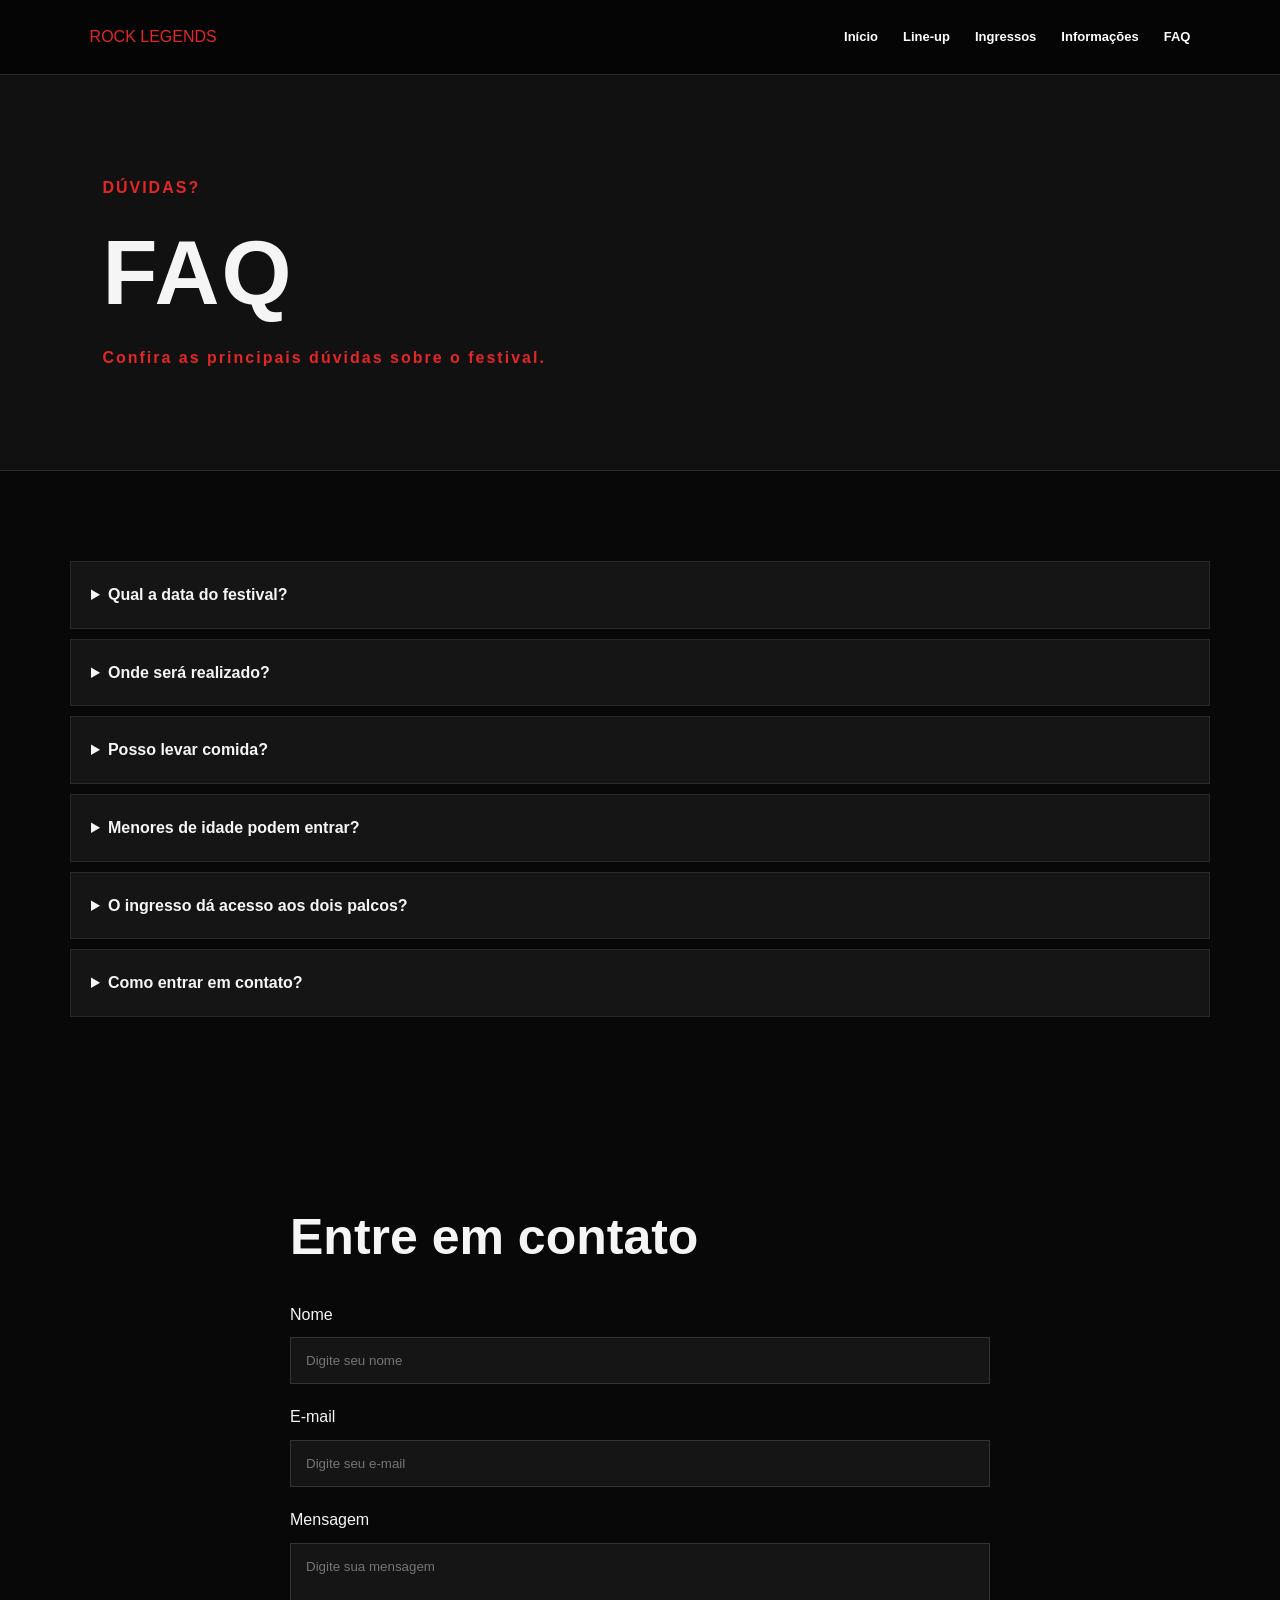
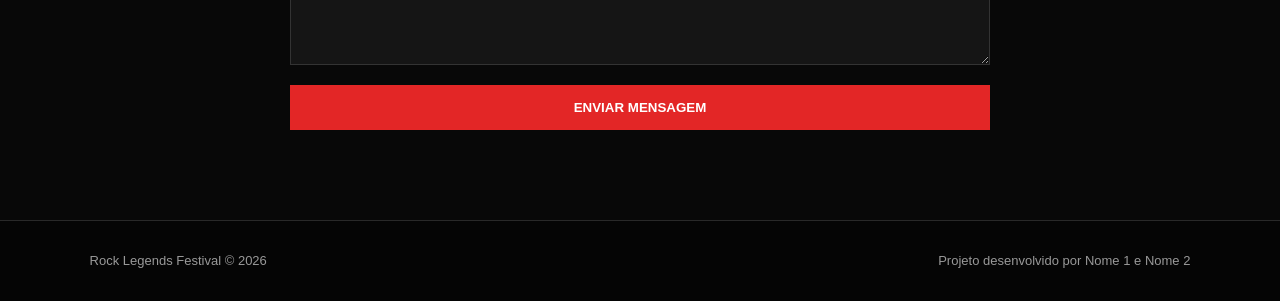
<file: index.html>
<!DOCTYPE html>
<html lang="pt-BR">

<head>
    <meta charset="UTF-8">
    <meta name="viewport" content="width=device-width, initial-scale=1.0">
    <title>FAQ | Rock Legends</title>
    <link rel="stylesheet" href="style.css">
</head>

<body>

<header>
    <div class="logo">ROCK LEGENDS</div>

    <nav>
        <a href="index.html">Início</a>
        <a href="lineup.html">Line-up</a>
        <a href="ingressos.html">Ingressos</a>
        <a href="informacoes.html">Informações</a>
        <a href="faq.html">FAQ</a>
    </nav>
</header>

<main>

<section class="page-header">
    <p>DÚVIDAS?</p>
    <h1>FAQ</h1>
    <p>Confira as principais dúvidas sobre o festival.</p>
</section>

<section class="section">

    <div class="faq">

        <details>
            <summary>Qual a data do festival?</summary>
            <p>O festival acontecerá nos dias 15, 16 e 17 de novembro de 2026.</p>
        </details>

        <details>
            <summary>Onde será realizado?</summary>
            <p>O evento será realizado no Autódromo de Interlagos, em São Paulo.</p>
        </details>
        <details>
            <summary>Posso levar comida?</summary>
            <p>Não é permitida a entrada de alimentos em recipientes de vidro ou que apresentem risco.</p>
        </details>

        <details>
            <summary>Menores de idade podem entrar?</summary>
            <p>Menores de idade devem seguir as regras de entrada e acompanhamento definidas pela organização.</p>
        </details>

        <details>
            <summary>O ingresso dá acesso aos dois palcos?</summary>
            <p>Sim. Os ingressos comuns dão acesso às áreas disponíveis dos dois palcos.</p>
        </details>

        <details>
            <summary>Como entrar em contato?</summary>
            <p>Você pode utilizar o formulário abaixo para enviar uma mensagem à organização.</p>
        </details>

    </div>

</section>

<section class="section">

    <div class="form-box">

        <h2>Entre em contato</h2>

        <form>

            <label for="nome">Nome</label>
            <input type="text" id="nome" placeholder="Digite seu nome">

            <label for="email">E-mail</label>
            <input type="email" id="email" placeholder="Digite seu e-mail">

            <label for="mensagem">Mensagem</label>
            <textarea id="mensagem" rows="6"
                placeholder="Digite sua mensagem"></textarea>

            <button type="submit">ENVIAR MENSAGEM</button>

        </form>

    </div>
</section>

</main>

<footer>
    <p>Rock Legends Festival © 2026</p>
    <p>Projeto desenvolvido por Nome 1 e Nome 2</p>
</footer>

</body>
</html>
</file>
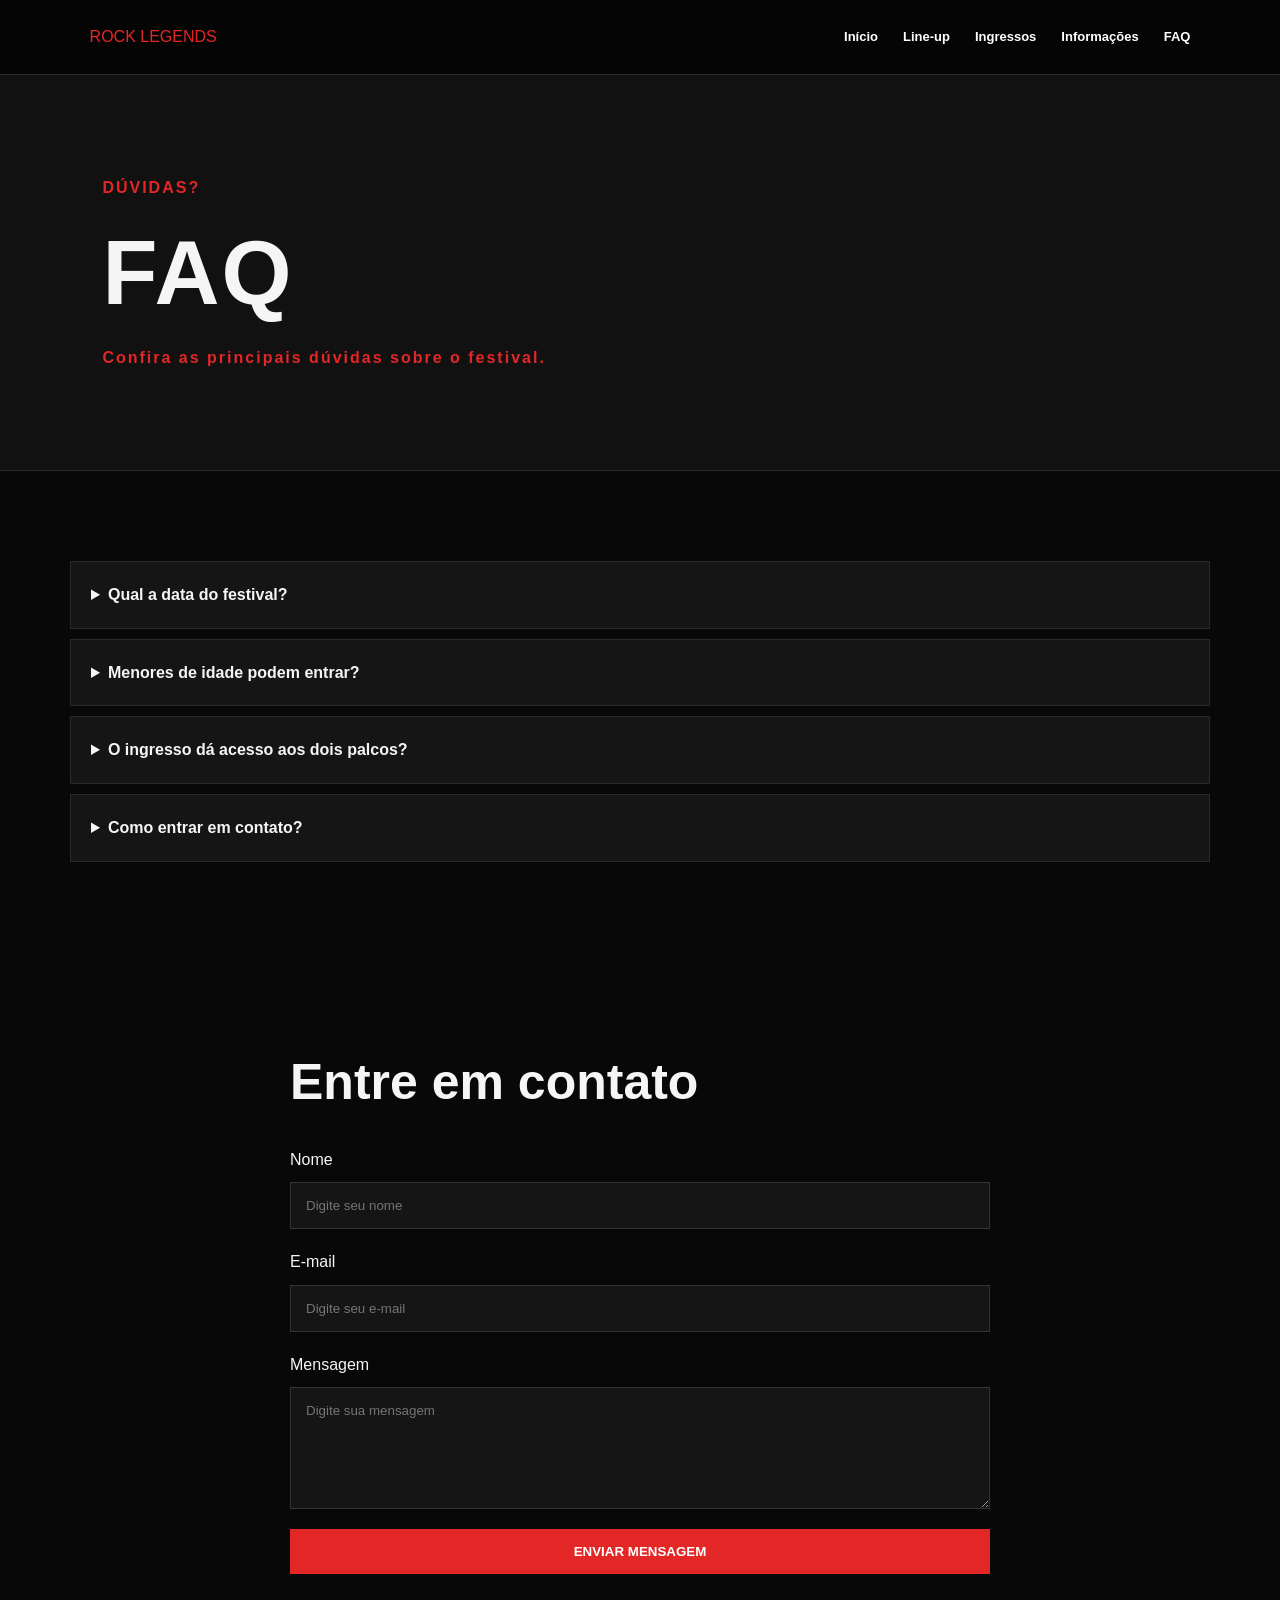
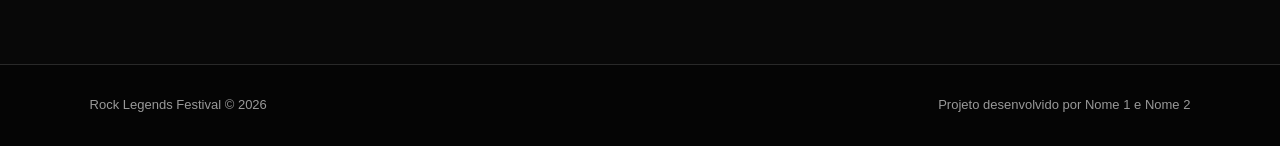
<file: faq.html>
<!DOCTYPE html>
<html lang="pt-BR">

<head>
    <meta charset="UTF-8">
    <meta name="viewport" content="width=device-width, initial-scale=1.0">
    <title>FAQ | Rock Legends</title>
    <link rel="stylesheet" href="style.css">
</head>

<body>

<header>
    <div class="logo">ROCK LEGENDS</div>

    <nav>
        <a href="index.html">Início</a>
        <a href="lineup.html">Line-up</a>
        <a href="ingressos.html">Ingressos</a>
        <a href="informacoes.html">Informações</a>
        <a href="faq.html">FAQ</a>
    </nav>
</header>

<main>

<section class="page-header">
    <p>DÚVIDAS?</p>
    <h1>FAQ</h1>
    <p>Confira as principais dúvidas sobre o festival.</p>
</section>

<section class="section">

    <div class="faq">

        <details>
            <summary>Qual a data do festival?</summary>
            <p>O festival acontecerá nos dias 15, 16 e 17 de novembro de 2026.</p>
        </details>

        <details>
            <summary>Menores de idade podem entrar?</summary>
            <p>Menores de idade devem seguir as regras de entrada e acompanhamento definidas pela organização.</p>
        </details>

        <details>
            <summary>O ingresso dá acesso aos dois palcos?</summary>
            <p>Sim. Os ingressos comuns dão acesso às áreas disponíveis dos dois palcos.</p>
        </details>

        <details>
            <summary>Como entrar em contato?</summary>
            <p>Você pode utilizar o formulário abaixo para enviar uma mensagem à organização.</p>
        </details>

    </div>

</section>

<section class="section">

    <div class="form-box">

        <h2>Entre em contato</h2>
        <form>

            <label for="nome">Nome</label>
            <input type="text" id="nome" placeholder="Digite seu nome">

            <label for="email">E-mail</label>
            <input type="email" id="email" placeholder="Digite seu e-mail">

            <label for="mensagem">Mensagem</label>
            <textarea id="mensagem" rows="6"
                placeholder="Digite sua mensagem"></textarea>

            <button type="submit">ENVIAR MENSAGEM</button>

        </form>

    </div>

</section>

</main>

<footer>
    <p>Rock Legends Festival © 2026</p>
    <p>Projeto desenvolvido por Nome 1 e Nome 2</p>
</footer>

</body>
</html>
</file>
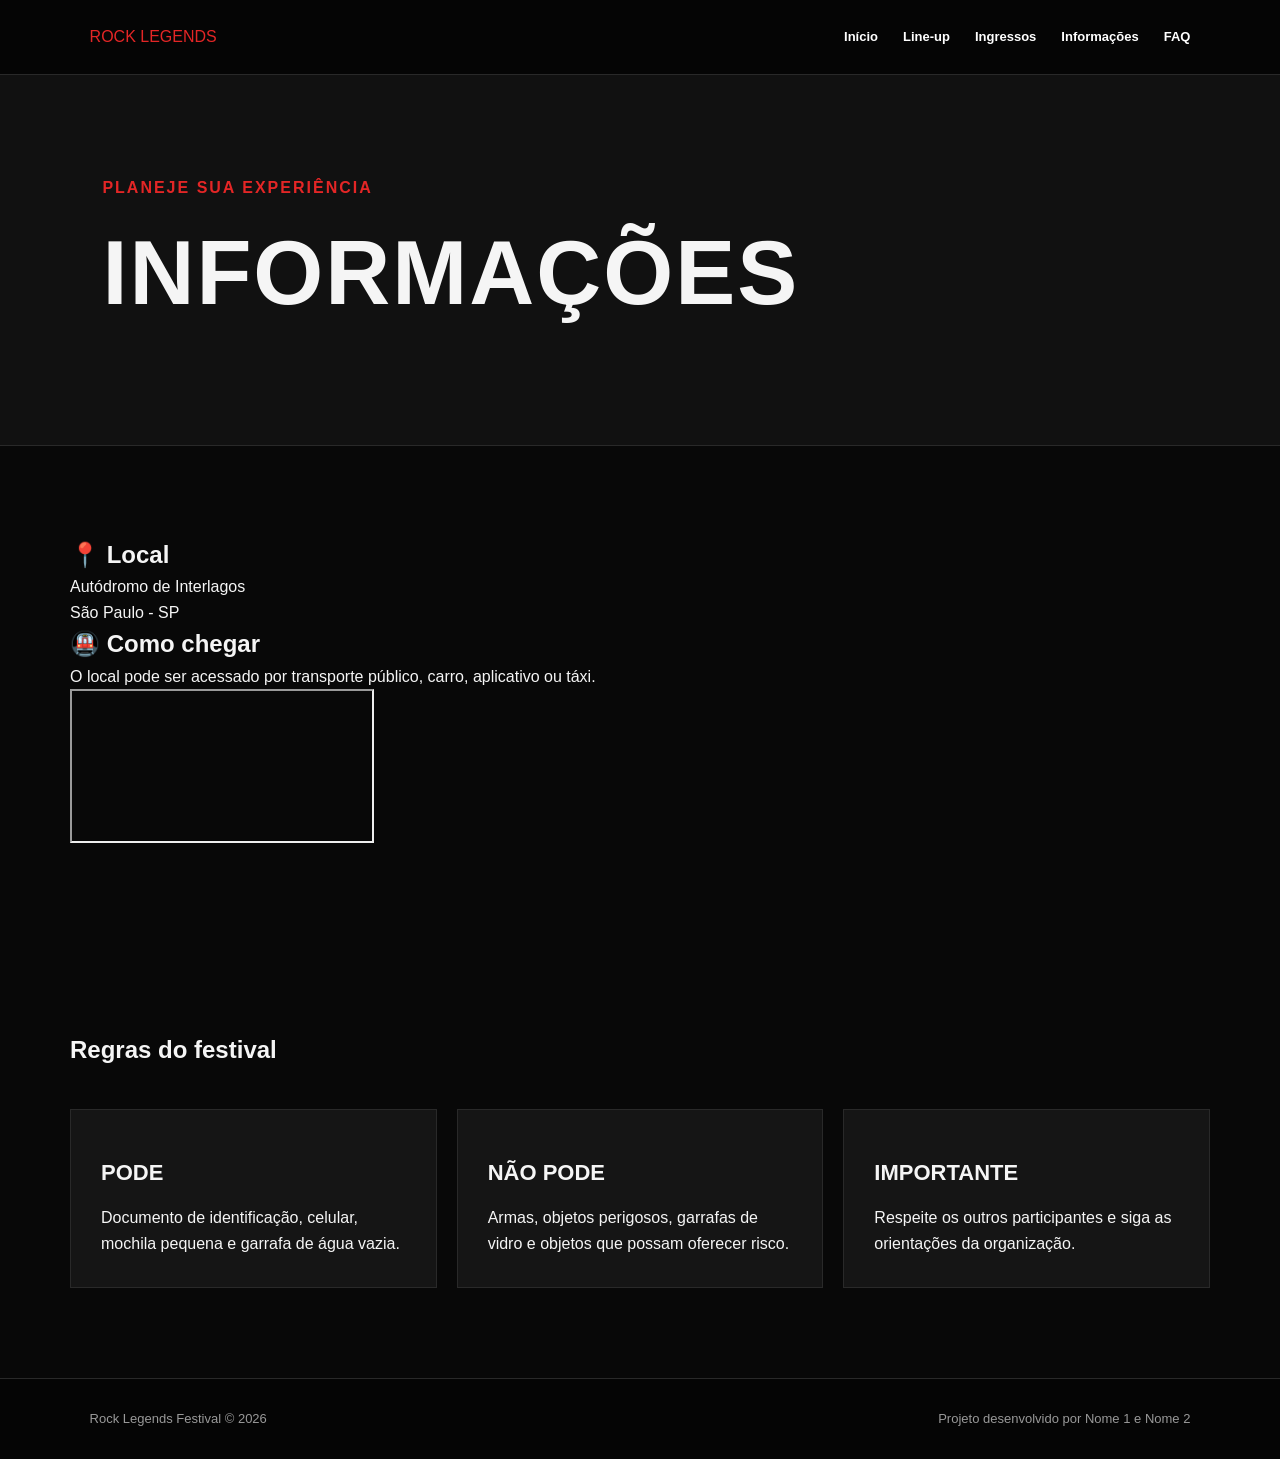
<file: informaçoes.html>
<!DOCTYPE html>
<html lang="pt-BR">

<head>
    <meta charset="UTF-8">
    <meta name="viewport" content="width=device-width, initial-scale=1.0">
    <title>Informações | Rock Legends</title>
    <link rel="stylesheet" href="style.css">
</head>

<body>

<header>
    <div class="logo">ROCK LEGENDS</div>

    <nav>
        <a href="index.html">Início</a>
        <a href="lineup.html">Line-up</a>
        <a href="ingressos.html">Ingressos</a>
        <a href="informacoes.html">Informações</a>
        <a href="faq.html">FAQ</a>
    </nav>
</header>

<main>

<section class="page-header">
    <p>PLANEJE SUA EXPERIÊNCIA</p>
    <h1>INFORMAÇÕES</h1>
</section>

<section class="section">

    <div class="info-grid">

        <div>
            <h2>📍 Local</h2>
            <p>
                Autódromo de Interlagos<br>
                São Paulo - SP
            </p>
        </div>

        <div>
            <h2>🚇 Como chegar</h2>
            <p>
                O local pode ser acessado por transporte público,
                carro, aplicativo ou táxi.
            </p>
        </div>

    </div>

    <div class="map">
        <iframe
            src="https://www.google.com/maps?q=Autódromo+de+Interlagos+São+Paulo&output=embed"
            loading="lazy">
        </iframe>
    </div>

</section>

<section class="section rules">

    <h2>Regras do festival</h2>

    <div class="cards">

        <div class="card">
            <h3>PODE</h3>
            <p>Documento de identificação, celular, mochila pequena e garrafa de água vazia.</p>
        </div>

        <div class="card">
            <h3>NÃO PODE</h3>
            <p>Armas, objetos perigosos, garrafas de vidro e objetos que possam oferecer risco.</p>
        </div>

        <div class="card">
            <h3>IMPORTANTE</h3>
            <p>Respeite os outros participantes e siga as orientações da organização.</p>
        </div>

    </div>

</section>

</main>
<footer>
    <p>Rock Legends Festival © 2026</p>
    <p>Projeto desenvolvido por Nome 1 e Nome 2</p>
</footer>

</body>
</file>
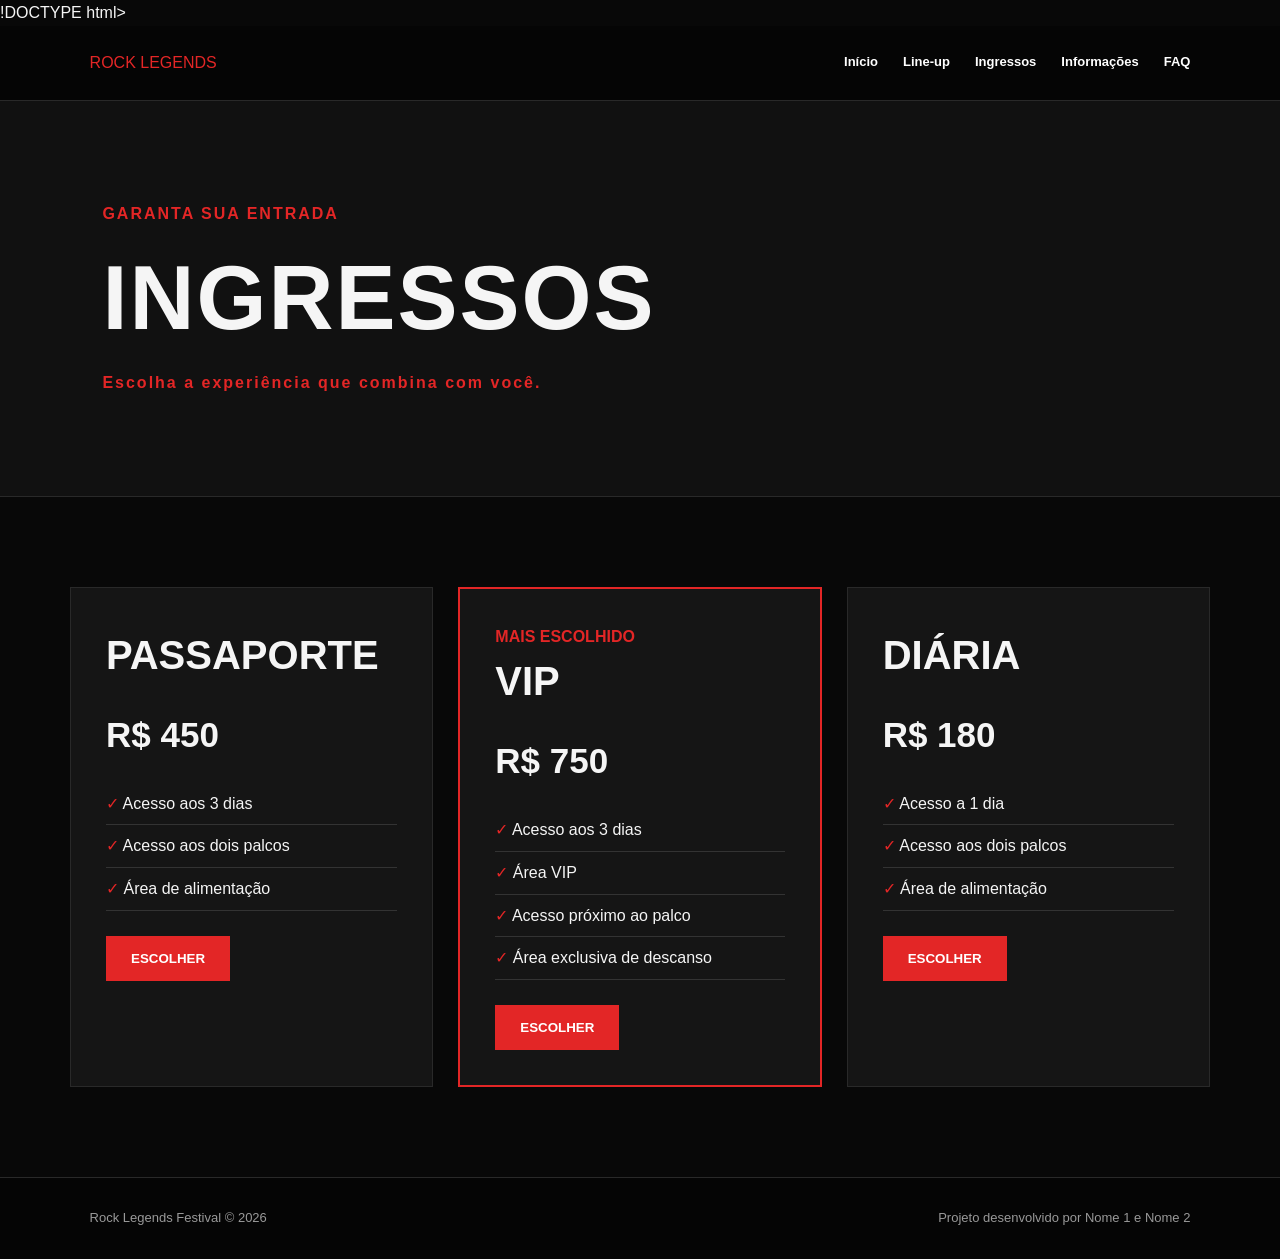
<file: ingresso.html>
!DOCTYPE html>
<html lang="pt-BR">

<head>
    <meta charset="UTF-8">
    <meta name="viewport" content="width=device-width, initial-scale=1.0">
    <title>Ingressos | Rock Legends</title>
    <link rel="stylesheet" href="style.css">
</head>

<body>

<header>
    <div class="logo">ROCK LEGENDS</div>

    <nav>
        <a href="index.html">Início</a>
        <a href="lineup.html">Line-up</a>
        <a href="ingressos.html">Ingressos</a>
        <a href="informacoes.html">Informações</a>
        <a href="faq.html">FAQ</a>
    </nav>
</header>

<main>

<section class="page-header">
    <p>GARANTA SUA ENTRADA</p>
    <h1>INGRESSOS</h1>
    <p>Escolha a experiência que combina com você.</p>
</section>

<section class="section">

    <div class="tickets">

        <div class="ticket">
            <h2>PASSAPORTE</h2>
            <p class="price">R$ 450</p>

            <ul>
                <li>Acesso aos 3 dias</li>
                <li>Acesso aos dois palcos</li>
                <li>Área de alimentação</li>
            </ul>

            <button>ESCOLHER</button>
        </div>
        <div class="ticket destaque">
            <p class="recommended">MAIS ESCOLHIDO</p>

            <h2>VIP</h2>
            <p class="price">R$ 750</p>

            <ul>
                <li>Acesso aos 3 dias</li>
                <li>Área VIP</li>
                <li>Acesso próximo ao palco</li>
                <li>Área exclusiva de descanso</li>
            </ul>

            <button>ESCOLHER</button>
        </div>

        <div class="ticket">
            <h2>DIÁRIA</h2>
            <p class="price">R$ 180</p>

            <ul>
                <li>Acesso a 1 dia</li>
                <li>Acesso aos dois palcos</li>
                <li>Área de alimentação</li>
            </ul>

            <button>ESCOLHER</button>
        </div>

    </div>

</section>

</main>

<footer>
    <p>Rock Legends Festival © 2026</p>
    <p>Projeto desenvolvido por Nome 1 e Nome 2</p>
</footer>
</body>
</html>
</file>
<file: style.css>
* {
    margin: 0;
    padding: 0;
    box-sizing: border-box;
}

:root {
    --preto: #080808;
    --cinza: #151515;
    --cinza-claro: #222222;
    --branco: #f5f5f5;
    --vermelho: #e32626;
    --vermelho-escuro: #a91414;
}

body {
    background: var(--preto);
    color: var(--branco);
    font-family: 'Montserrat', sans-serif;
    line-height: 1.6;
}

/* HEADER */

header {
    min-height: 75px;
    padding: 0 7%;
    display: flex;
    align-items: center;
    justify-content: space-between;
    background: #050505;
    border-bottom: 1px solid #292929;
    position: sticky;
    top: 0;
    z-index: 10;
    color: var(--vermelho);
}

nav {
    display: flex;
    gap: 25px;
}

nav a {
    color: white;
    text-decoration: none;
    font-size: 13px;
    font-weight: 600;
    transition: 0.3s;
}

nav a:hover {
    color: var(--vermelho);
}

/* HERO */

.hero {
    min-height: 650px;
    display: flex;
    align-items: center;
    padding: 80px 10%;
    background:
        linear-gradient(90deg, rgba(0,0,0,.95), rgba(0,0,0,.45)),
        url("img/hero.jpg") center/cover;
}

.hero-content {
    max-width: 700px;
}

.tag {
    color: var(--vermelho);
    font-weight: 700;
    letter-spacing: 3px;
    margin-bottom: 10px;
}
.hero h1 {
    font-family: 'Bebas Neue', sans-serif;
    font-size: clamp(80px, 13vw, 170px);
    line-height: .8;
    letter-spacing: 4px;
}

.hero-text {
    margin: 35px 0 10px;
    font-size: 18px;
}

.date {
    margin-bottom: 30px;
    font-weight: 700;
}

/* BOTÕES */

.btn,
button {
    display: inline-block;
    border: none;
    background: var(--vermelho);
    color: white;
    padding: 15px 25px;
    font-weight: 700;
    text-decoration: none;
    cursor: pointer;
    transition: .3s;
}

.btn:hover,
button:hover {
    background: var(--vermelho-escuro);
    transform: translateY(-2px);
}

/* SEÇÕES */

.section {
    max-width: 1200px;
    margin: auto;
    padding: 90px 30px;
}

.section-title p,
.page-header p {
    color: var(--vermelho);
    font-weight: 700;
    letter-spacing: 2px;
}

.section-title h2,
.page-header h1 {
    font-family: 'Bebas Neue', sans-serif;
    font-size: 60px;
    letter-spacing: 2px;
}

.page-header {
    padding: 100px 8%;
    background: #111;
    border-bottom: 1px solid #292929;
}

.page-header h1 {
    font-size: 90px;
}

/* CARDS */
.cards {
    display: grid;
    grid-template-columns: repeat(3, 1fr);
    gap: 20px;
    margin-top: 40px;
}

.card {
    padding: 30px;
    background: var(--cinza);
    border: 1px solid #292929;
}

.card span {
    color: var(--vermelho);
    font-weight: bold;
}

.card h3 {
    margin: 15px 0;
    font-size: 22px;
}

/* ARTISTAS */

.artists {
    display: grid;
    grid-template-columns: repeat(2, 1fr);
    gap: 25px;
}

.artist {
    background: var(--cinza);
    display: flex;
    align-items: center;
    border: 1px solid #292929;
    overflow: hidden;
}
.artist img {
    width: 180px;
    height: 180px;
    object-fit: cover;
}

.artist div {
    padding: 25px;
}

.artist h2 {
    font-family: 'Bebas Neue', sans-serif;
    font-size: 32px;
}

.artist span {
    color: var(--vermelho);
    font-size: 13px;
    font-weight: bold;
}

/* INGRESSOS */

.tickets {
    display: grid;
    grid-template-columns: repeat(3, 1fr);
    gap: 25px;
}

.ticket {
    padding: 35px;
    background: var(--cinza);
    border: 1px solid #292929;
}
.ticket.destaque {
    border: 2px solid var(--vermelho);
}

.ticket h2 {
    font-family: 'Bebas Neue', sans-serif;
    font-size: 40px;
}

.price {
    font-size: 35px;
    font-weight: bold;
    margin: 20px 0;
}

.ticket ul {
    list-style: none;
    margin-bottom: 25px;
}

.ticket li {
    padding: 8px 0;
    border-bottom: 1px solid #333;
}

.ticket li::before {
    content: "✓ ";
    color: var(--vermelho);
}

.recommended {
    color: var(--vermelho);
    font-weight: bold;
}
/* FAQ */

.faq {
    display: flex;
    flex-direction: column;
    gap: 10px;
}

details {
    background: var(--cinza);
    padding: 20px;
    border: 1px solid #292929;
}

summary {
    cursor: pointer;
    font-weight: 700;
}

details p {
    margin-top: 15px;
    color: #cccccc;
}

.form-box {
    max-width: 700px;
    margin: auto;
}
.form-box h2 {
    font-family: 'Bebas Neue', sans-serif;
    font-size: 50px;
    margin-bottom: 25px;
}

form {
    display: flex;
    flex-direction: column;
    gap: 10px;
}

input,
textarea {
    background: var(--cinza);
    color: white;
    border: 1px solid #333;
    padding: 15px;
    font-family: inherit;
    margin-bottom: 10px;
}

textarea {
    resize: vertical;
}

/* FOOTER */

footer {
    padding: 30px 7%;
    background: #050505;
    border-top: 1px solid #292929;
    display: flex;
    justify-content: space-between;
    color: #999;
    font-size: 13px;
}

/* RESPONSIVO */

@media (max-width: 800px) {

    header {
        flex-direction: column;
        padding: 20px;
        gap: 15px;
    }

    nav {
        gap: 12px;
        flex-wrap: wrap;
        justify-content: center;
    }

    .cards,
    .tickets,
    .artists,
    .info-grid {
        grid-template-columns: 1fr;
    }

    .hero {
        min-height: 550px;
        padding: 50px 7%;
    }

    .page-header h1 {
        font-size: 65px;
    }

    .artist img {
        width: 130px;
        height: 130px;
    }
    footer {
        flex-direction: column;
        gap: 10px;
    }
}
</file>
